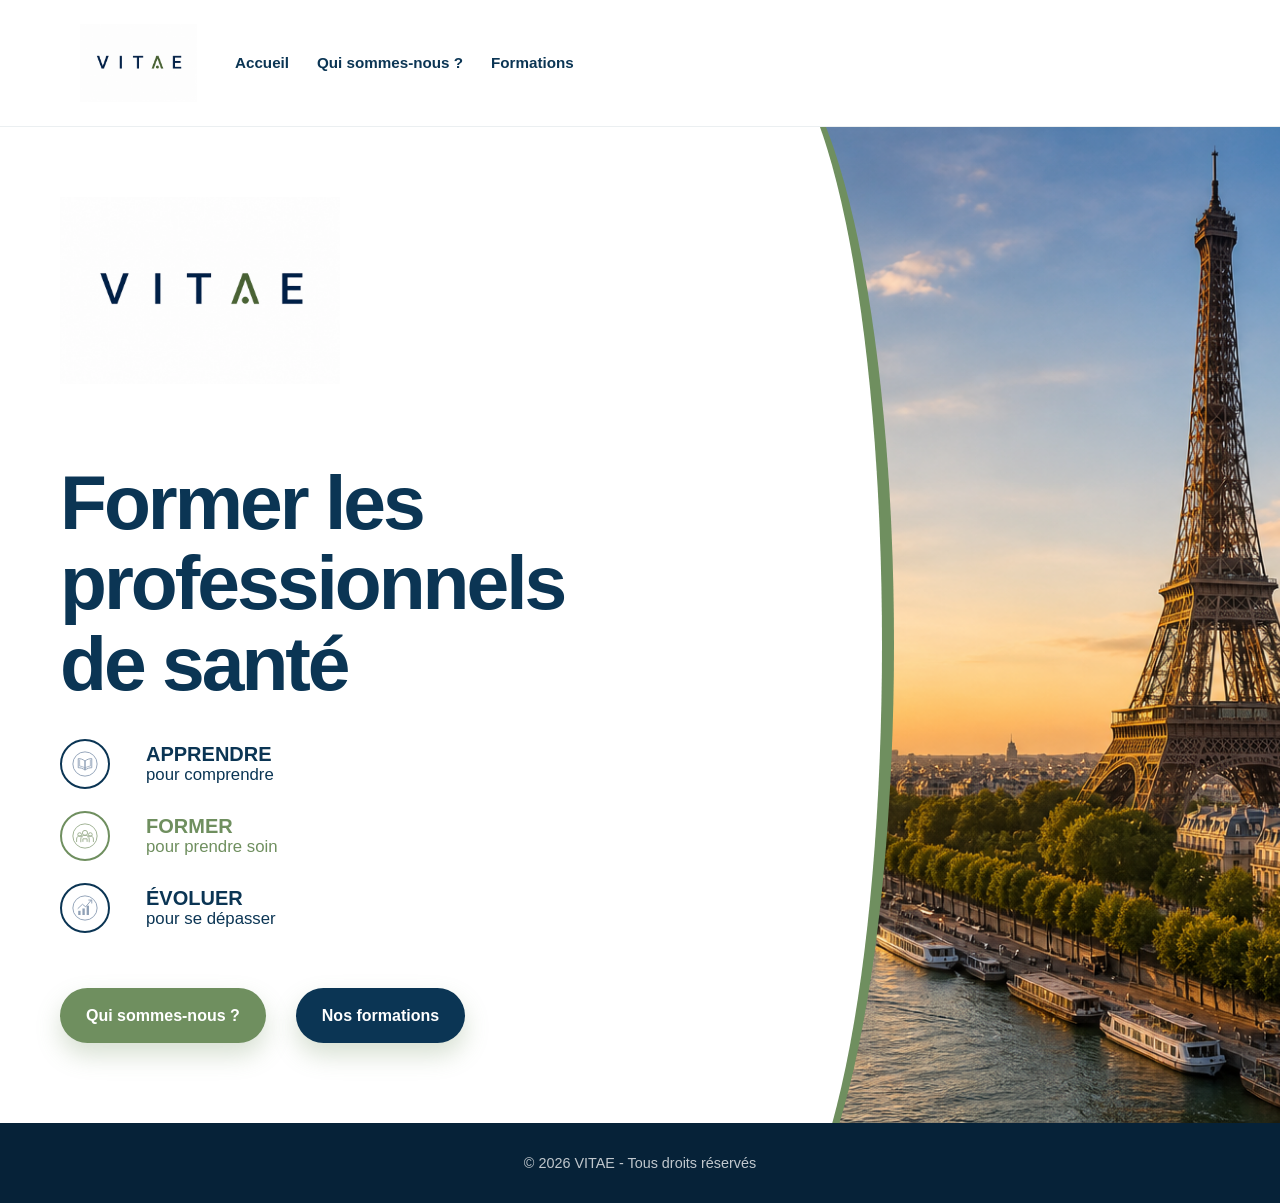
<file: index.html>
<!DOCTYPE html>
<html lang="fr">
<head>
  <meta charset="UTF-8" />
  <meta name="viewport" content="width=device-width, initial-scale=1.0" />
  <title>VITAE - Accueil</title>
  <link rel="stylesheet" href="style.css" />
</head>
<body>

<header>
  <nav>
    <a href="index.html" class="logo">
      <img src="images/logo.png" alt="Logo VITAE">
    </a>
    <a href="index.html">Accueil</a>
    <a href="qui-sommes-nous.html">Qui sommes-nous ?</a>
    <a href="formations.html">Formations</a>
  </nav>
</header>

<main class="home-cover">

  <section class="home-left">
    <img src="images/logo.png" alt="Logo VITAE" class="home-logo">

<h1>
  Former les professionnels<br>
  de santé
</h1>

<div class="mini-values">

  <div class="mini-item">
    <div class="mini-icon">
  <img src="images/icon-livre.svg" alt="Apprendre">
</div>
    <div class="mini-separator"></div>
    <div class="mini-text-block">
      <strong>APPRENDRE</strong>
      <span>pour comprendre</span>
    </div>
  </div>

  <div class="mini-item green">
    <div class="mini-icon"><img src="images/icon-groupe.svg" alt="Former"></div>
    <div class="mini-separator"></div>
    <div class="mini-text-block">
      <strong>FORMER</strong>
      <span>pour prendre soin</span>
    </div>
  </div>

  <div class="mini-item">
    <div class="mini-icon"><img src="images/icon-graph.svg" alt="Évoluer"></div>
    <div class="mini-separator"></div>
    <div class="mini-text-block">
      <strong>ÉVOLUER</strong>
      <span>pour se dépasser</span>
    </div>
  </div>

</div>

    <div class="home-buttons">
      <a href="qui-sommes-nous.html" class="btn">Qui sommes-nous ?</a>
      <a href="formations.html" class="btn secondary-blue">Nos formations</a>
    </div>
  </section>

  <section class="home-right">
    <div class="paris-frame">
      <img src="images/Paris.png" alt="Paris et la Tour Eiffel">
    </div>
  </section>

</main>

<footer>
  <p>© 2026 VITAE - Tous droits réservés</p>
</footer>

<script src="script.js"></script>
</body>
</html>
</file>
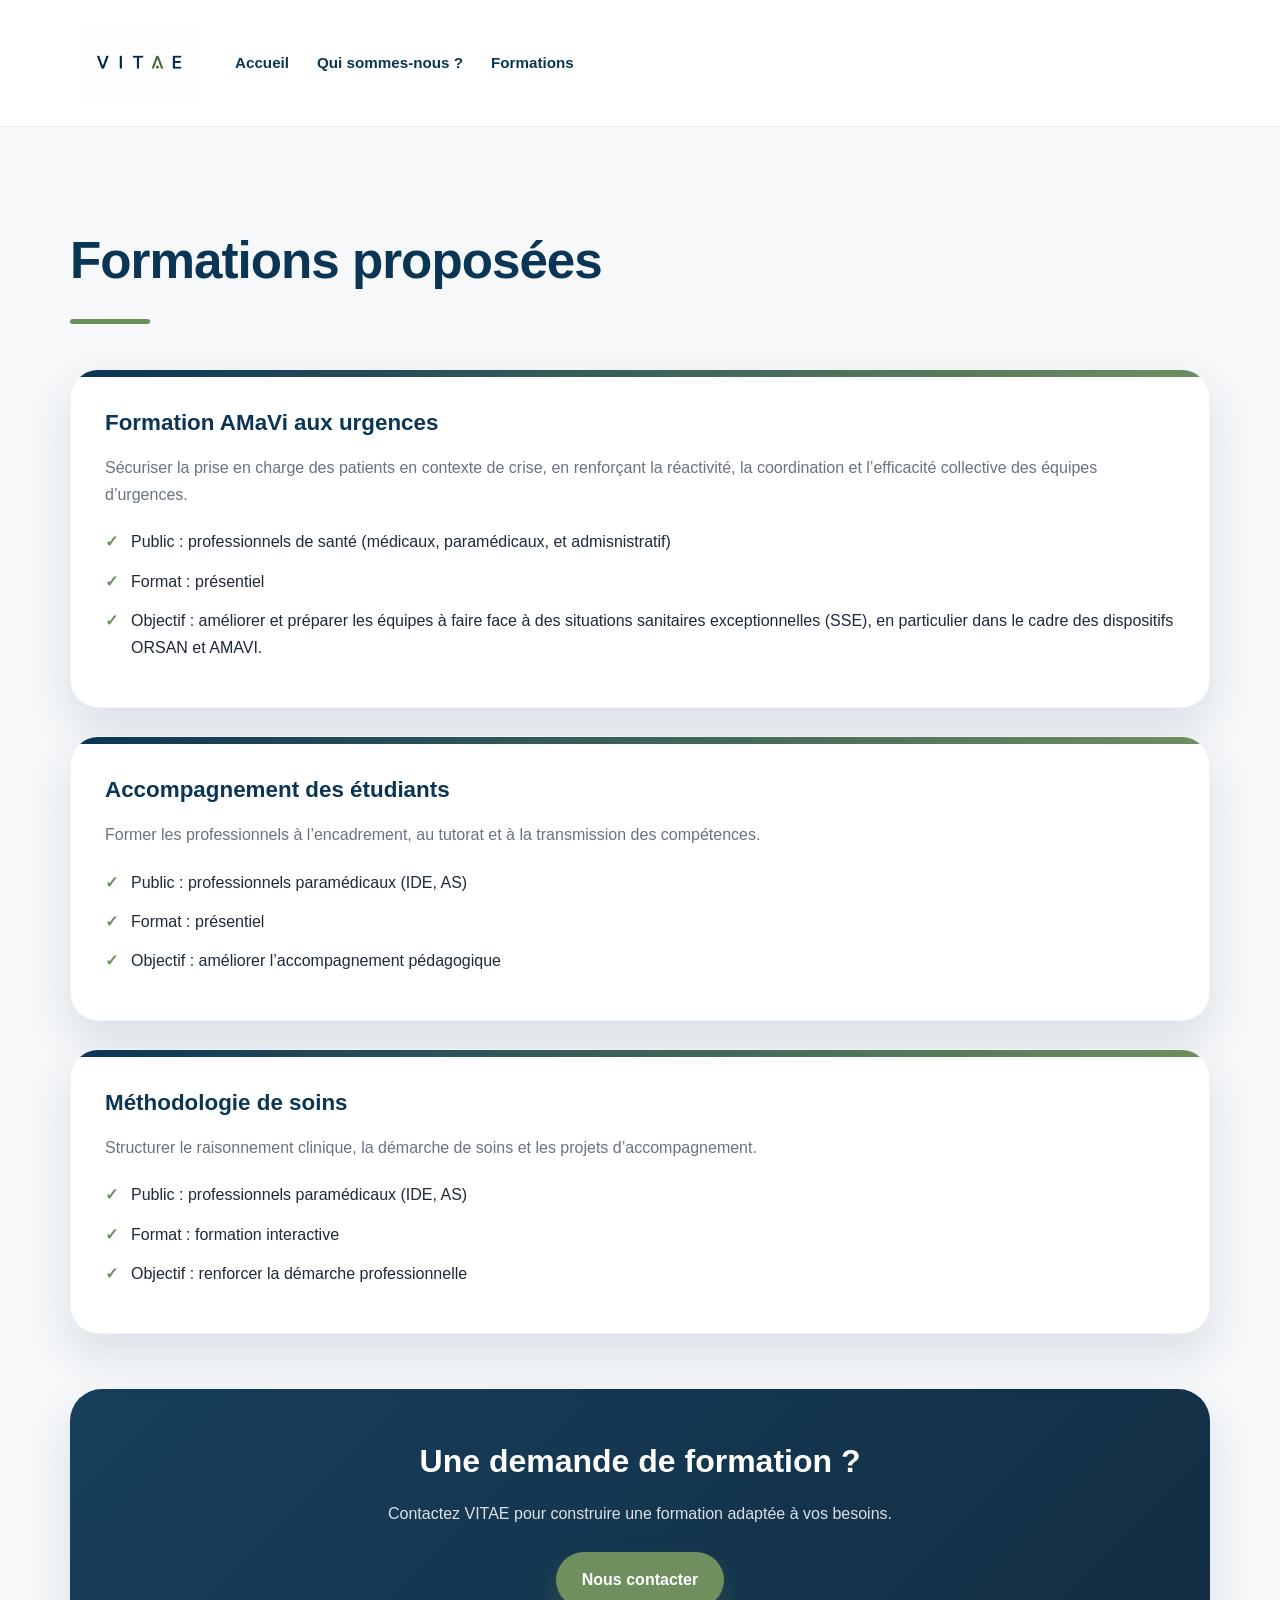
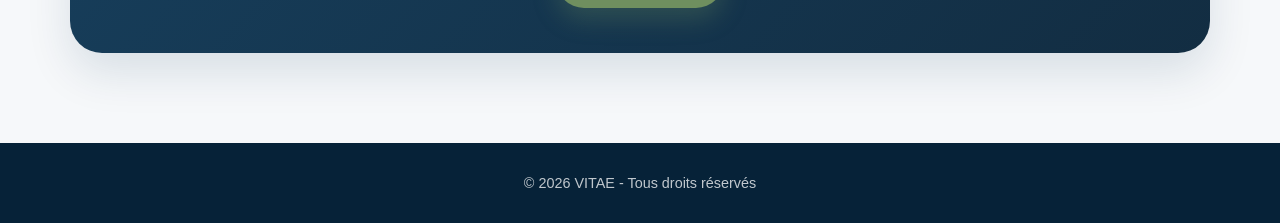
<file: formations.html>
<!DOCTYPE html>
<html lang="fr">
<head>
  <meta charset="UTF-8" />
  <meta name="viewport" content="width=device-width, initial-scale=1.0" />
  <title>VITAE - Formations</title>
  <link rel="stylesheet" href="style.css" />
</head>
<body>

<header>
  <nav>
    <a href="index.html" class="logo">
  <img src="images/logo.png" alt="VITAE logo">
</a>
    <a href="index.html">Accueil</a>
    <a href="qui-sommes-nous.html">Qui sommes-nous ?</a>
    <a href="formations.html">Formations</a>
  </nav>
</header>

<main class="page">
  <h2>Formations proposées</h2>

  <section class="formations-grid">
    <article class="formation-card">
      <h3>Formation AMaVi aux urgences</h3>
      <p>
        Sécuriser la prise en charge des patients en contexte de crise, en renforçant la réactivité, la coordination et l’efficacité collective des équipes d’urgences.
      </p>
      <ul>
        <li>Public : professionnels de santé (médicaux, paramédicaux, et admisnistratif)</li>
        <li>Format : présentiel</li>
        <li>Objectif : améliorer et préparer les équipes à faire face à des situations sanitaires exceptionnelles (SSE), en particulier dans le cadre des dispositifs ORSAN et AMAVI.</li>
      </ul>
    </article>

    <article class="formation-card">
      <h3>Accompagnement des étudiants</h3>
      <p>
        Former les professionnels à l’encadrement, au tutorat
        et à la transmission des compétences.
      </p>
      <ul>
        <li>Public : professionnels paramédicaux (IDE, AS)</li>
        <li>Format : présentiel</li>
        <li>Objectif : améliorer l’accompagnement pédagogique</li>
      </ul>
    </article>

    <article class="formation-card">
      <h3>Méthodologie de soins</h3>
      <p>
        Structurer le raisonnement clinique, la démarche de soins
        et les projets d’accompagnement.
      </p>
      <ul>
        <li>Public : professionnels paramédicaux (IDE, AS)</li>
        <li>Format : formation interactive</li>
        <li>Objectif : renforcer la démarche professionnelle</li>
      </ul>
    </article>
  </section>

  <section class="contact-box">
    <h3>Une demande de formation ?</h3>
    <p>
      Contactez VITAE pour construire une formation adaptée à vos besoins.
    </p>
    <a href="mailto:contact-vitae@gmail.com" class="btn">Nous contacter</a>
  </section>
</main>

<footer>
  <p>© 2026 VITAE - Tous droits réservés</p>
</footer>

<script src="script.js"></script>
</body>
</html>
</file>
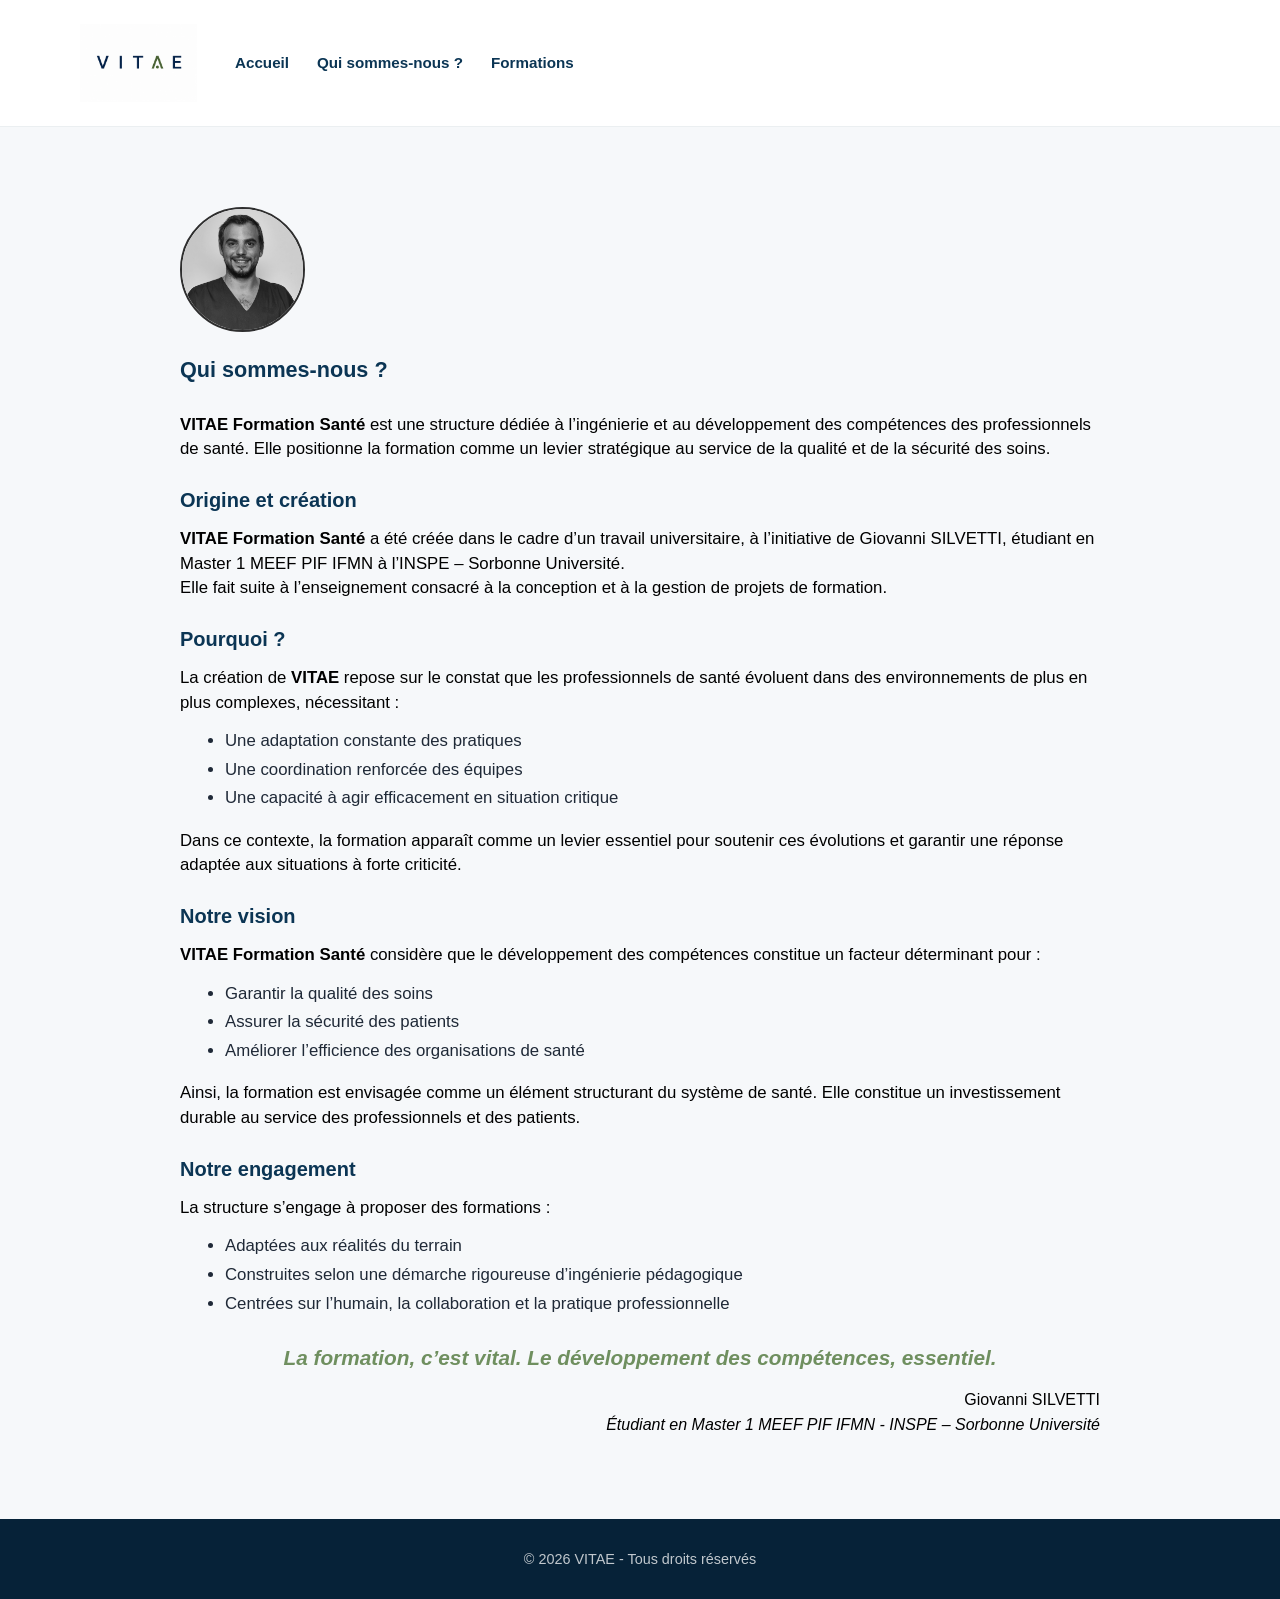
<file: qui-sommes-nous.html>
<!DOCTYPE html>
<html lang="fr">
<head>
  <meta charset="UTF-8" />
  <meta name="viewport" content="width=device-width, initial-scale=1.0" />
  <title>VITAE - Qui sommes-nous ?</title>
  <link rel="stylesheet" href="style.css" />
</head>
<body>

<header>
  <nav>
    <a href="index.html" class="logo">
      <img src="images/logo.png" alt="Logo VITAE">
    </a>
    <a href="index.html">Accueil</a>
    <a href="qui-sommes-nous.html">Qui sommes-nous ?</a>
    <a href="formations.html">Formations</a>
  </nav>
</header>

<main class="about-page">

  <section class="about-header">
    <img src="images/photogio.png" alt="Portrait de Giovanni Silvetti" class="portrait">
  </section>

  <section class="about-content">

    <h2>Qui sommes-nous ?</h2>

    <p>
      <strong>VITAE Formation Santé</strong> est une structure dédiée à l’ingénierie
      et au développement des compétences des professionnels de santé.
      Elle positionne la formation comme un levier stratégique au service de la qualité
      et de la sécurité des soins.
    </p>

    <h3>Origine et création</h3>
    <p>
      <strong>VITAE Formation Santé</strong> a été créée dans le cadre d’un travail
      universitaire, à l’initiative de Giovanni SILVETTI, étudiant en Master 1 MEEF PIF IFMN
      à l’INSPE – Sorbonne Université.
      <br>
      Elle fait suite à l’enseignement consacré à la conception et à la gestion de projets de formation.
    </p>

    <h3>Pourquoi ?</h3>
    <p>
      La création de <strong>VITAE</strong> repose sur le constat que les professionnels
      de santé évoluent dans des environnements de plus en plus complexes, nécessitant :
    </p>

    <ul>
      <li>Une adaptation constante des pratiques</li>
      <li>Une coordination renforcée des équipes</li>
      <li>Une capacité à agir efficacement en situation critique</li>
    </ul>

    <p>
      Dans ce contexte, la formation apparaît comme un levier essentiel pour soutenir ces
      évolutions et garantir une réponse adaptée aux situations à forte criticité.
    </p>

    <h3>Notre vision</h3>
    <p>
      <strong>VITAE Formation Santé</strong> considère que le développement des compétences
      constitue un facteur déterminant pour :
    </p>

    <ul>
      <li>Garantir la qualité des soins</li>
      <li>Assurer la sécurité des patients</li>
      <li>Améliorer l’efficience des organisations de santé</li>
    </ul>

    <p>
      Ainsi, la formation est envisagée comme un élément structurant du système de santé.
      Elle constitue un investissement durable au service des professionnels et des patients.
    </p>

    <h3>Notre engagement</h3>
    <p>La structure s’engage à proposer des formations :</p>

    <ul>
      <li>Adaptées aux réalités du terrain</li>
      <li>Construites selon une démarche rigoureuse d’ingénierie pédagogique</li>
      <li>Centrées sur l’humain, la collaboration et la pratique professionnelle</li>
    </ul>

    <p class="quote">
      La formation, c’est vital. Le développement des compétences, essentiel.
    </p>

    <div class="signature">
      <p>Giovanni SILVETTI</p>
      <span>Étudiant en Master 1 MEEF PIF IFMN - INSPE – Sorbonne Université</span>
    </div>

  </section>

</main>

<footer>
  <p>© 2026 VITAE - Tous droits réservés</p>
</footer>

<script src="script.js"></script>
</body>
</html>
</file>
<file: style.css>
:root {
  --bleu: #0b3554;
  --bleu-fonce: #062238;
  --vert: #6f8f5f;
  --vert-clair: #eef4ea;
  --fond: #f6f8fa;
  --blanc: #ffffff;
  --texte: #1f2937;
  --gris: #6b7280;
  --ombre: 0 20px 45px rgba(11, 53, 84, 0.12);
}

* {
  margin: 0;
  padding: 0;
  box-sizing: border-box;
}

html {
  scroll-behavior: smooth;
}

body {
  font-family: "Segoe UI", Arial, sans-serif;
  background: var(--fond);
  color: var(--texte);
  line-height: 1.7;
}

/* HEADER */

header {
  position: sticky;
  top: 0;
  z-index: 100;
  background: rgba(255, 255, 255, 0.92);
  backdrop-filter: blur(12px);
  border-bottom: 1px solid rgba(11, 53, 84, 0.08);
}

nav {
  max-width: 1200px;
  margin: auto;
  padding: 18px 30px;
  display: flex;
  align-items: center;
  gap: 28px;
}

nav h1 {
  margin-right: auto;
  color: var(--bleu);
  font-size: 2rem;
  letter-spacing: 8px;
  font-weight: 700;
}

nav h1::after {
  content: " FORMATION SANTÉ";
  display: block;
  color: var(--vert);
  font-size: 0.65rem;
  letter-spacing: 5px;
  margin-top: -6px;
}

nav a {
  color: var(--bleu);
  text-decoration: none;
  font-weight: 600;
  font-size: 0.95rem;
  position: relative;
}

nav a::after {
  content: "";
  position: absolute;
  left: 0;
  bottom: -6px;
  width: 0;
  height: 2px;
  background: var(--vert);
  transition: 0.3s ease;
}

nav a:hover::after {
  width: 100%;
}

/* ACCUEIL */

.hero {
  min-height: 82vh;
  display: flex;
  align-items: center;
  padding: 90px 30px;
  background:
    radial-gradient(circle at top right, rgba(111, 143, 95, 0.25), transparent 35%),
    linear-gradient(135deg, var(--bleu), var(--bleu-fonce));
  color: white;
}

.hero-content {
  max-width: 1200px;
  margin: auto;
  width: 100%;
}

.hero h2 {
  max-width: 850px;
  font-size: clamp(2.6rem, 6vw, 5rem);
  line-height: 1.05;
  margin-bottom: 28px;
  letter-spacing: -2px;
}

.hero p {
  max-width: 680px;
  font-size: 1.25rem;
  color: rgba(255, 255, 255, 0.85);
  margin-bottom: 38px;
}

.buttons {
  display: flex;
  gap: 16px;
  flex-wrap: wrap;
}

/* BOUTONS */

.btn {
  display: inline-flex;
  align-items: center;
  justify-content: center;
  background: var(--vert);
  color: white;
  padding: 14px 26px;
  border-radius: 999px;
  text-decoration: none;
  font-weight: 700;
  box-shadow: 0 12px 25px rgba(111, 143, 95, 0.28);
  transition: 0.25s ease;
}

.btn:hover {
  transform: translateY(-3px);
  box-shadow: 0 18px 35px rgba(111, 143, 95, 0.35);
}

.btn.secondary {
  background: rgba(255, 255, 255, 0.12);
  color: white;
  border: 1px solid rgba(255, 255, 255, 0.35);
  box-shadow: none;
}

.btn.secondary:hover {
  background: white;
  color: var(--bleu);
}

/* PAGES */

.page {
  max-width: 1200px;
  margin: auto;
  padding: 90px 30px;
}

.page h2 {
  font-size: clamp(2.2rem, 4vw, 3.8rem);
  color: var(--bleu);
  margin-bottom: 45px;
  letter-spacing: -1px;
}

.page h2::after {
  content: "";
  display: block;
  width: 80px;
  height: 5px;
  background: var(--vert);
  border-radius: 999px;
  margin-top: 15px;
}

/* BLOCS */

.content-box,
.formation-card {
  background: var(--blanc);
  padding: 34px;
  border-radius: 28px;
  box-shadow: var(--ombre);
  border: 1px solid rgba(11, 53, 84, 0.06);
  transition: 0.25s ease;
}

.content-box:hover,
.formation-card:hover {
  transform: translateY(-6px);
}

.content-box {
  margin-bottom: 26px;
}

.content-box h3,
.formation-card h3 {
  color: var(--bleu);
  font-size: 1.4rem;
  margin-bottom: 12px;
}

.content-box p,
.formation-card p {
  color: var(--gris);
}

/* FORMATIONS */

.formations-grid {
  display: grid;
  gap: 28px;
}

.formation-card {
  position: relative;
  overflow: hidden;
}

.formation-card::before {
  content: "";
  position: absolute;
  top: 0;
  left: 0;
  width: 100%;
  height: 7px;
  background: linear-gradient(90deg, var(--bleu), var(--vert));
}

.formation-card ul {
  margin-top: 20px;
  padding-left: 0;
  list-style: none;
}

.formation-card li {
  margin-bottom: 12px;
  color: var(--texte);
  padding-left: 26px;
  position: relative;
}

.formation-card li::before {
  content: "✓";
  position: absolute;
  left: 0;
  color: var(--vert);
  font-weight: 900;
}

/* CONTACT */

.contact-box {
  margin-top: 55px;
  padding: 45px;
  border-radius: 32px;
  text-align: center;
  background:
    linear-gradient(135deg, rgba(11, 53, 84, 0.95), rgba(6, 34, 56, 0.95));
  color: white;
  box-shadow: var(--ombre);
}

.contact-box h3 {
  font-size: 2rem;
  margin-bottom: 12px;
}

.contact-box p {
  color: rgba(255, 255, 255, 0.85);
  margin-bottom: 25px;
}

/* FOOTER */

footer {
  background: var(--bleu-fonce);
  color: rgba(255, 255, 255, 0.75);
  text-align: center;
  padding: 28px;
  font-size: 0.9rem;
}

/* RESPONSIVE */

@media (max-width: 900px) {
  nav {
    flex-direction: column;
    align-items: flex-start;
  }

  nav h1 {
    margin-right: 0;
  }

  .formations-grid {
    grid-template-columns: 1fr;
  }

  .hero {
    padding: 70px 25px;
  }

  .page {
    padding: 65px 25px;
  }
}
.logo img {
  height: 90px;
  object-fit: contain;
  display: block;
}

/* Pour garder un bon alignement */
nav {
  align-items: center;
}

/* Petit effet au hover (optionnel mais stylé) */
.logo img:hover {
  opacity: 0.85;
  transition: 0.3s;
}
.logo img {
  background: white;
  padding: 6px 10px;
  border-radius: 10px;
}
/* RESPONSIVE */

/* Tablette */
@media (max-width: 1024px) {
  nav {
    padding: 14px 24px;
  }

  .logo img {
    height: 75px;
  }

  .formations-grid {
    grid-template-columns: repeat(2, 1fr);
  }

  .hero h2 {
    font-size: 3.5rem;
  }
}

/* Smartphone */
@media (max-width: 768px) {
  nav {
    flex-direction: column;
    align-items: center;
    gap: 14px;
    text-align: center;
  }

  .logo img {
    height: 70px;
  }

  nav a {
    font-size: 0.95rem;
  }

  .hero {
    min-height: auto;
    padding: 70px 22px;
    text-align: center;
  }

  .hero-content {
    display: flex;
    flex-direction: column;
    align-items: center;
  }

  .hero h2 {
    font-size: 2.6rem;
  }

  .hero p {
    font-size: 1.05rem;
  }

  .buttons {
    justify-content: center;
  }

  .formations-grid {
    grid-template-columns: 1fr;
  }

  .page {
    padding: 55px 22px;
  }

  .content-box,
  .formation-card,
  .contact-box {
    border-radius: 22px;
    padding: 26px;
  }
}

/* Très petit écran */
@media (max-width: 480px) {
  .logo img {
    height: 60px;
  }

  .hero h2 {
    font-size: 2.1rem;
  }

  .page h2 {
    font-size: 2rem;
  }

  .btn {
    width: 100%;
  }

  .buttons {
    width: 100%;
  }
}
/* PAGE QUI SOMMES-NOUS */

.about-page {
  max-width: 980px;
  margin: 60px auto;
  padding: 20px 30px;
}

.about-header {
  display: flex;
  justify-content: space-between;
  align-items: flex-start;
  margin-bottom: 20px;
}

.about-logo {
  width: 260px;
  opacity: 0.75;
}

.portrait {
  width: 125px;
  height: 125px;
  object-fit: cover;
  border-radius: 50%;
  border: 2px solid var(--bleu);
  filter: grayscale(100%);
}

.about-content h2 {
  color: var(--bleu);
  font-size: 1.35rem;
  margin-bottom: 24px;
}

.about-content h3 {
  color: var(--bleu);
  margin-top: 22px;
  margin-bottom: 10px;
  font-size: 1.25rem;
}

.about-content p {
  font-size: 1.05rem;
  margin-bottom: 12px;
  color: black;
  line-height: 1.45;
}

.about-content ul {
  margin: 8px 0 16px 45px;
  font-size: 1.05rem;
}

.about-content strong {
  font-weight: 800;
}

.quote {
  color: var(--vert) !important;
  font-weight: 800;
  font-style: italic;
  text-align: center;
  font-size: 1.3rem !important;
  margin: 25px auto 20px;
  max-width: 720px;
}

.signature {
  text-align: right;
  margin-top: 15px;
}

.signature p {
  margin: 0;
  font-size: 1rem;
}

.signature span {
  font-style: italic;
  color: black;
}

/* Responsive page Qui sommes-nous */

@media (max-width: 768px) {
  .about-page {
    margin: 20px;
    padding: 25px;
  }

  .about-header {
    flex-direction: column;
    align-items: center;
    gap: 20px;
  }

  .about-logo {
    width: 220px;
  }

  .portrait {
    width: 115px;
    height: 115px;
  }

  .about-content h2 {
    text-align: center;
  }

  .signature {
    text-align: center;
  }
}
/* PAGE ACCUEIL STYLE COUVERTURE */

.home-cover {
  min-height: calc(100vh - 110px);
  display: grid;
  grid-template-columns: 58% 42%;
  background: white;
  overflow: hidden;
  position: relative;
}

.home-left {
  padding: 70px 60px 80px;
  z-index: 2;
}

.home-logo {
  width: 280px;
  margin-bottom: 70px;
}

.badge {
  display: inline-block;
  background: var(--vert);
  color: white;
  padding: 10px 22px;
  border-radius: 10px;
  font-weight: 800;
  font-size: 1.1rem;
  margin-bottom: 55px;
  box-shadow: 0 8px 18px rgba(111, 143, 95, 0.25);
}

.home-left h1 {
  color: var(--bleu);
  font-size: clamp(3rem, 6vw, 5.8rem);
  line-height: 1.05;
  letter-spacing: -3px;
  margin-bottom: 35px;
}

.green-line {
  width: 130px;
  height: 6px;
  background: var(--vert);
  margin-bottom: 35px;
}

.subtitle {
  color: var(--vert);
  font-size: clamp(1.4rem, 2.4vw, 2rem);
  line-height: 1.5;
  margin-bottom: 45px;
}

.home-buttons {
  display: flex;
  gap: 30px;
  flex-wrap: wrap;
  margin-top: 55px;
}

.secondary-blue {
  background: var(--bleu);
  color: white;
}

.home-right {
  position: relative;
  min-height: 100%;
}

.home-right::before {
  content: "";
  position: absolute;
  left: -120px;
  top: -80px;
  width: 260px;
  height: 120%;
  background: white;
  border-right: 12px solid var(--vert);
  border-radius: 0 60% 60% 0;
  z-index: 2;
}

.paris-frame {
  height: 100%;
  width: 100%;
  overflow: hidden;
}

.paris-frame img {
  width: 100%;
  height: 100%;
  object-fit: cover;
}

/* RESPONSIVE ACCUEIL */

@media (max-width: 900px) {
  .home-cover {
    grid-template-columns: 1fr;
  }

  .home-left {
    padding: 50px 25px;
    text-align: center;
  }

  .home-logo {
    width: 220px;
    margin-bottom: 45px;
  }

  .green-line {
    margin: 25px auto;
  }

  .home-buttons {
    justify-content: center;
  }

  .home-right {
    height: 320px;
  }

  .home-right::before {
    display: none;
  }
}

@media (max-width: 480px) {
  .home-logo {
    width: 190px;
  }

  .badge {
    font-size: 0.95rem;
  }

  .home-left h1 {
    font-size: 2.7rem;
  }
}
.mini-icon {
  width: 50px;
  height: 50px;
  border: 2px solid currentColor;
  border-radius: 50%;
  display: flex;
  align-items: center;
  justify-content: center;
}

.mini-icon img {
  width: 60%;
  height: 60%;
  object-fit: contain;
}
/* ALIGNEMENT PARFAIT ICÔNES + TEXTE */

.mini-values {
  margin-top: 35px;
  display: flex;
  flex-direction: column;
  gap: 22px;
}

.mini-item {
  display: flex;
  align-items: center; /* 🔥 centrage vertical parfait */
  gap: 18px;
  color: var(--bleu);
}

.mini-text-block {
  display: flex;
  flex-direction: column;
  justify-content: center;
}

.mini-text-block strong {
  font-size: 1.25rem;
  font-weight: 800;
  line-height: 1.1;
}

.mini-text-block span {
  font-size: 1.05rem;
  line-height: 1.2;
  color: currentColor;
}

/* VERSION VERTE */
.mini-item.green {
  color: var(--vert);
}
</file>
